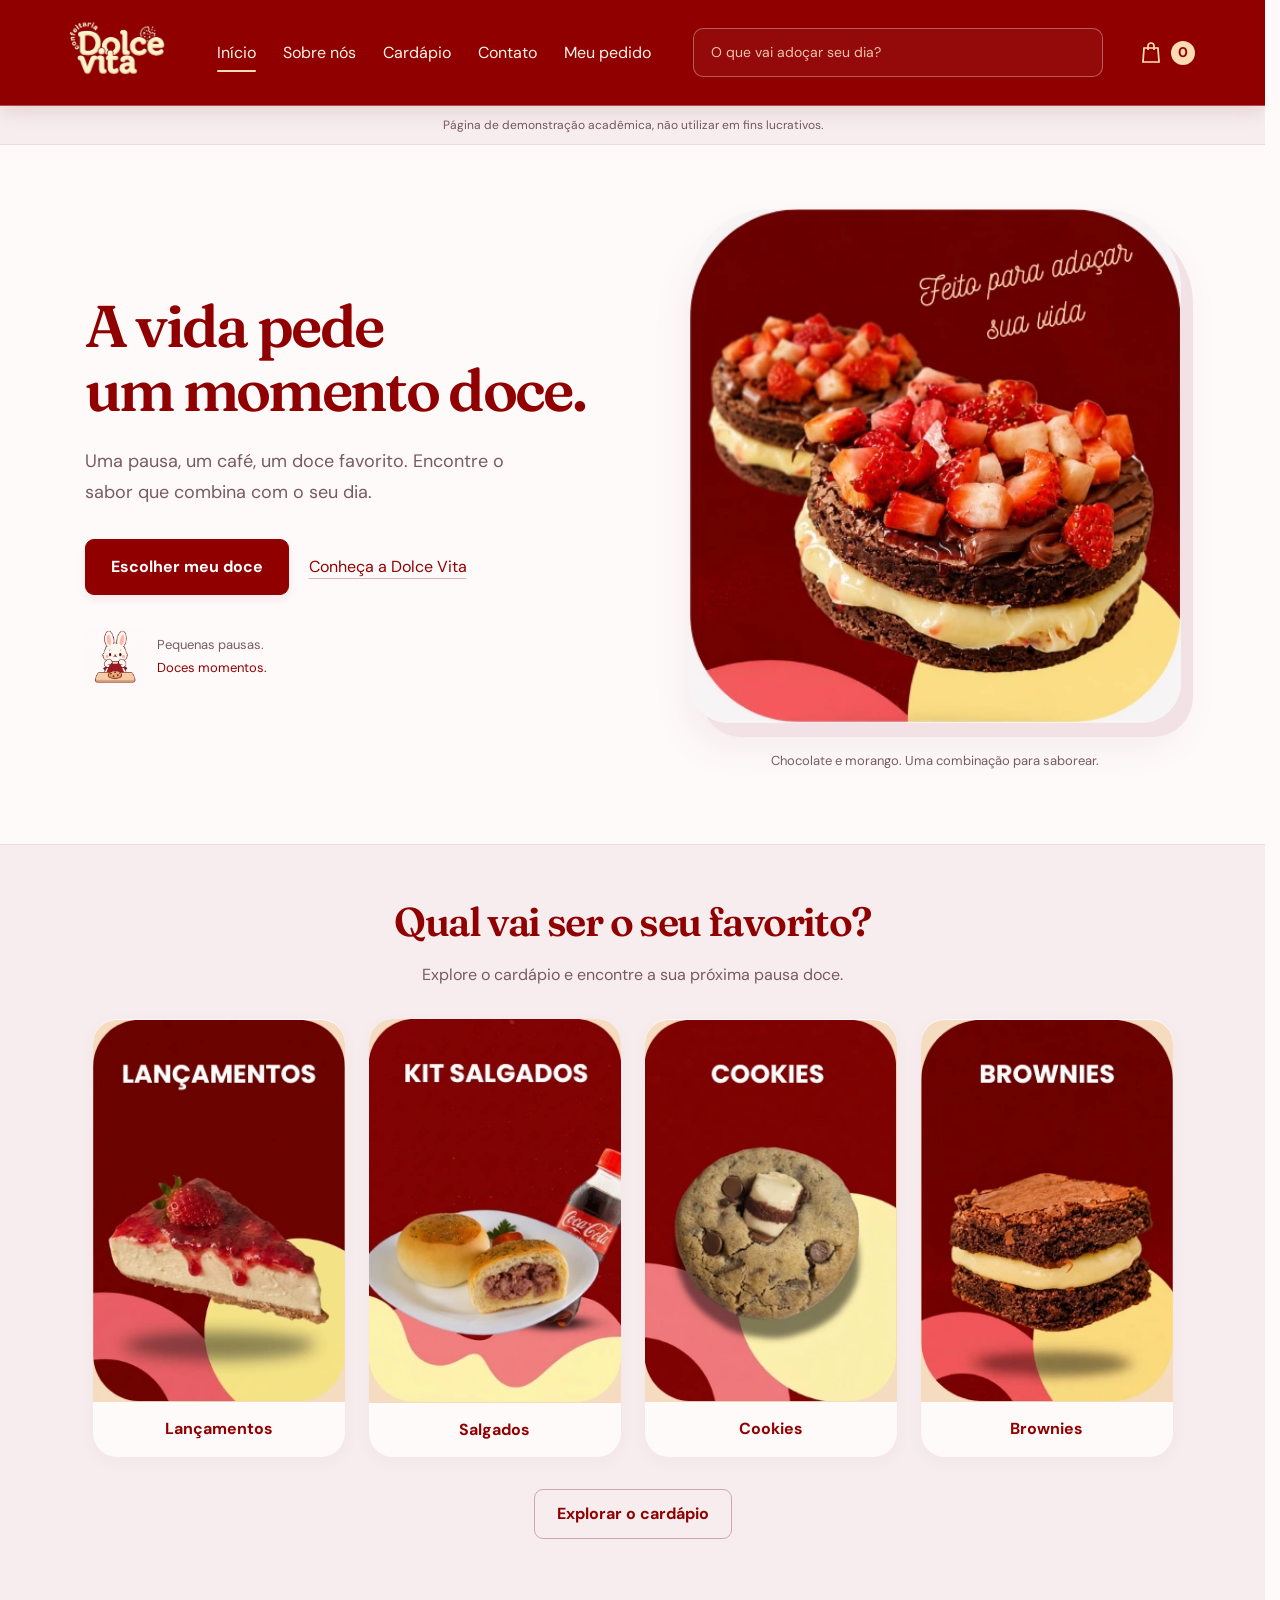
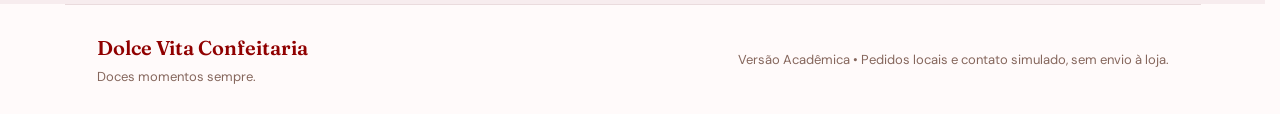
<file: index.html>
<!DOCTYPE html>
<html lang="pt-BR">
<head>
  <meta charset="UTF-8">
  <meta name="viewport" content="width=device-width, initial-scale=1">
  <meta name="theme-color" content="#900000">
  <meta name="description" content="Cardápio da Dolce Vita — projeto acadêmico com pedidos simulados.">
  <title>Dolce Vita | Confeitaria</title>
  <link rel="icon" href="./favicon.svg">
  <link rel="stylesheet" href="./css/estilo.css?v=6">
  <!-- Parte de JavaScript. -->
  <script src="./js/produtos.js?v=6" defer></script>
  <script src="./js/armazenamento.js?v=6" defer></script>
  <script src="./js/site.js?v=6" defer></script>
  <script src="./js/pedidos.js?v=6" defer></script>
</head>
<body>
  <!-- Abertura curta para dar tempo de carregar os elementos caso a internet esteja lenta -->
  <div id="abertura" class="abertura" role="status" aria-label="Carregando o site">
    <div class="abertura-conteudo">
      <picture>
        <source media="(prefers-reduced-motion: reduce)" srcset="./images/coelhinho-cookie.png?v=5">
        <img src="./images/coelhinho-cookie.gif?v=5" width="144" height="144" alt="" fetchpriority="high">
      </picture>
      <p>Carregando...</p>
    </div>
  </div>
  <noscript><style>.abertura { display:none; }</style></noscript>
  <script src="./js/abertura.js?v=6"></script>
  <a class="skip-link" href="#conteudo">Pular para o conteúdo</a>
  <header class="header">
    <div class="nav-wrap">
      <button class="brand" data-pagina="inicio" aria-label="Dolce Vita — início">
        <img src="./images/logo.webp" alt="Dolce Vita Confeitaria">
      </button>
      <nav aria-label="Navegação principal">
        <button data-pagina="inicio" class="current" aria-current="page">Início</button>
        <button data-pagina="sobre">Sobre nós</button>
        <button data-pagina="cardapio">Cardápio</button>
        <button data-pagina="contato">Contato</button>
        <button data-pagina="pedidos">Meu pedido</button>
      </nav>
      <label class="search">
        <input id="busca" type="search" aria-label="Buscar no cardápio" placeholder="O que vai adoçar seu dia?">
      </label>
      <button class="bag" data-sacola aria-label="Abrir sacola">
        <svg width="24" height="24" viewBox="0 0 24 24" fill="none" stroke="currentColor" stroke-width="1.7" aria-hidden="true"><path d="M5 7h14l1 14H4L5 7Z M9 9V5a3 3 0 0 1 6 0v4"/></svg>
        <span id="contador-sacola">0</span>
      </button>
    </div>
  </header>
  <div class="pages-demo-banner">
    <strong>Página de demonstração acadêmica, não utilizar em fins lucrativos.</strong>
  </div>

  <main id="conteudo" class="page-content" tabindex="-1">
    <section id="inicio" class="pagina">
      <div class="welcome">
        <div class="welcome-copy">
          <h1>A vida pede<br>um momento doce.</h1>
          <p>Uma pausa, um café, um doce favorito. Encontre o sabor que combina com o seu dia.</p>
          <div class="welcome-actions">
            <button class="primary" data-pagina="cardapio">Escolher meu doce</button>
            <button class="welcome-link" data-pagina="sobre">Conheça a Dolce Vita</button>
          </div>
          <div class="welcome-note">
            <img src="./images/coelhinho-cookie.png?v=5" width="60" height="60" alt="">
            <span>Pequenas pausas.<br><strong>Doces momentos.</strong></span>
          </div>
        </div>
        <figure class="welcome-picture">
          <img src="./images/sobre.webp" width="454" height="475" alt="Brownie com camadas de creme, chocolate e morangos frescos.">
          <figcaption>Chocolate e morango. Uma combinação para saborear.</figcaption>
        </figure>
      </div>
      <div id="descobrir" class="discover">
        <h2>Qual vai ser o seu favorito?</h2>
        <p>Explore o cardápio e encontre a sua próxima pausa doce.</p>
        <div id="atalhos-categorias"></div>
        <button class="discover-all" data-pagina="cardapio">Explorar o cardápio</button>
      </div>
    </section>

    <section id="cardapio" class="pagina" hidden>
      <div class="menu-heading">
        <h1>O seu momento doce.</h1>
        <p>Escolha seu favorito. A gente cuida do resto.</p>
      </div>
      <div class="category-wrap">
        <div id="categorias" class="category-list" role="group" aria-label="Categorias do cardápio"></div>
      </div>
      <section class="menu-section" aria-label="Produtos">
        <div class="menu-caption"><span id="titulo-categoria"></span><span id="quantidade-produtos"></span></div>
        <div id="lista-produtos" class="products"></div>
        <div id="busca-vazia" class="empty" hidden>
          <h2>Nenhum doce por aqui.</h2>
          <p>Tente outro nome ou escolha uma categoria.</p>
        </div>
      </section>
      <div class="menu-bottom"><button data-sacola>Ver minha sacola</button></div>
    </section>

    <section id="sobre" class="pagina" hidden>
      <div class="about">
        <div>
          <h1>Mais que doces,<br>momentos especiais.</h1>
          <p>A Dolce Vita nasceu do amor pela confeitaria e do desejo de transformar ingredientes em momentos especiais, para que você saboreie a doçura da vida em cada detalhe.</p>
          <button class="primary" data-pagina="cardapio">Conheça nosso cardápio</button>
          <div class="values">
            <div><span aria-hidden="true">♧</span><strong>Qualidade</strong></div>
            <div><span aria-hidden="true">♡</span><strong>Sabor</strong></div>
            <div><span aria-hidden="true">✧</span><strong>Experiência</strong></div>
          </div>
        </div>
        <img class="about-art" src="./images/sobre.webp" alt="Brownie com creme e morangos. Feito para adoçar sua vida.">
      </div>

    </section>

    <section id="contato" class="pagina contact" hidden>
      <h1>Fale com a gente</h1>
      <p class="contact-intro">Seu próximo doce momento começa com uma conversa.</p>
      <div class="contact-columns">
        <div class="contact-card">
          <h2>Entre em contato</h2>
          <dl>
            <dt>WhatsApp</dt><dd>Número em breve</dd>
            <dt>E-mail</dt><dd>Dolcevitaconfeitaria.bauru@gmail.com</dd>
            <dt>Instagram</dt><dd>@dolcevita.bauru</dd>
            <dt>Horário de atendimento</dt><dd>Segunda a Sábado<br>Horários: 08h até 22h.</dd>
          </dl>
          <p>Doces momentos sempre!</p>
        </div>
        <form id="formulario-contato" class="contact-form">
          <h2>Mande uma mensagem</h2>
          <label>Nome<input name="nome" required minlength="2" maxlength="100" placeholder="Seu nome"></label>
          <label>E-mail<input name="email" type="email" required maxlength="200" placeholder="Seu e-mail"></label>
          <label>Mensagem<textarea name="mensagem" required minlength="5" maxlength="2000" placeholder="Escreva sua mensagem aqui…"></textarea></label>
          <button class="primary">Simular envio</button>
          <p id="aviso-contato" role="status"></p>
        </form>
      </div>
    </section>

    <section id="pedidos" class="pagina tracking-page" hidden>
      <header><h1>Meu pedido</h1><p>Consulte a simulação feita neste mesmo navegador.</p></header>
      <div class="tracking-layout">
        <form id="formulario-consulta" class="tracking-form">
          <label>Código do pedido<input id="codigo-consulta" required maxlength="50" placeholder="Cole o código completo"></label>
          <label>Celular com DDD<input id="telefone-consulta" type="tel" required maxlength="24" placeholder="(14) 99999-9999"></label>
          <button class="primary">Consultar pedido</button>
          <p id="erro-consulta" class="error" role="status"></p>
        </form>
        <div id="resultado-pedido" class="tracking-result" aria-live="polite">
          <h2>Acompanhe sua simulação</h2><p>Use o código gerado ao finalizar e o celular informado no pedido.</p>
        </div>
      </div>
    </section>
  </main>

  <footer><div class="footer-brand"><span>Dolce Vita Confeitaria</span><small>Doces momentos sempre.</small></div><p>Versão Acadêmica • Pedidos locais e contato simulado, sem envio à loja.</p></footer>
  <div id="aviso-sacola" class="cart-notice" role="status"></div>
  <button id="sacola-celular" class="mobile-cart" data-sacola hidden></button>

  <!-- O dialog nativo cuida do foco, do fundo escuro e da tecla Esc na parte de pedidos, caso esteja no computador. -->
  <dialog id="detalhes" class="product-dialog" aria-labelledby="nome-produto">
    <button class="fechar-dialogo" data-fechar="detalhes" aria-label="Fechar detalhes">×</button>
    <img id="foto-produto" alt="">
    <div class="detail-copy">
      <span id="categoria-produto" class="detail-category"></span>
      <h2 id="nome-produto" class="detail-title"></h2>
      <p id="descricao-produto" class="detail-description"></p>
      <strong id="preco-produto" class="detail-price"></strong>
      <p class="product-info">Confira o volume no nome das bebidas. Peso, porção e informações sobre ingredientes e alergênicos dos alimentos ainda não foram cadastrados.</p>
      <label class="detail-quantity">Quantidade <span class="quantity"><select id="quantidade-detalhes"></select></span></label>
      <button id="adicionar-detalhes" class="primary">Adicionar à sacola</button>
    </div>
  </dialog>

  <dialog id="sacola" class="cart-panel" aria-labelledby="titulo-sacola">
    <button class="fechar-dialogo" data-fechar="sacola" aria-label="Fechar sacola">×</button>
    <h2 id="titulo-sacola" class="cart-title">Sua sacola</h2>
    <p class="demo-note">Simulação local. Não há envio à loja ou cobrança real.</p>
    <ol id="etapas" class="checkout-steps"><li data-etapa="itens"><span>1</span>Sacola</li><li data-etapa="dados"><span>2</span>Dados</li><li data-etapa="revisao"><span>3</span>Revisão</li></ol>

    <section id="etapa-itens">
      <div id="itens-sacola" class="cart-items"></div>
      <div class="total"><span>Total</span><strong id="total-sacola"></strong></div>
      <button id="continuar-pedido" class="primary">Continuar pedido</button>
      <button id="continuar-comprando" class="text-button">Continuar escolhendo</button>
    </section>

    <section id="etapa-dados" hidden>
      <button class="back" data-voltar="itens">← Voltar à sacola</button>
      <div class="demo-fill"><p>Use dados fictícios para apresentar.</p><button id="preencher-exemplo" class="secondary-button">Preencher exemplo</button></div>
      <form id="formulario-pedido" class="checkout">
        <label>Nome<input name="nome" required minlength="2" maxlength="100" autocomplete="off"></label>
        <label>Celular com DDD<input name="telefone" type="tel" required maxlength="24" autocomplete="off"></label>
        <fieldset><legend>Como deseja receber?</legend>
          <label><input name="recebimento" type="radio" value="retirada" checked>Retirada</label>
          <label><input name="recebimento" type="radio" value="entrega">Entrega</label>
        </fieldset>
        <label id="campo-endereco" hidden>Endereço<input name="endereco" minlength="10" maxlength="500" autocomplete="off"></label>
        <label>Observações<textarea name="observacoes" maxlength="1000"></textarea></label>
        <p id="erro-dados" class="error" role="status"></p>
        <button class="primary">Revisar pedido</button>
      </form>
    </section>

    <section id="etapa-revisao" class="order-review" hidden>
      <button class="back" data-voltar="dados">← Corrigir dados</button>
      <div id="resumo-cliente" class="review-customer"></div>
      <ul id="resumo-itens" class="order-lines"></ul>
      <div class="total"><span>Total</span><strong id="total-revisao"></strong></div>
      <p class="demo-note">Retirada e entrega são demonstrativas. Nenhum pagamento será solicitado.</p>
      <p id="erro-pedido" class="error" role="status"></p>
      <button id="confirmar-pedido" class="primary">Confirmar simulação</button>
    </section>

    <section id="etapa-sucesso" class="success" hidden>
      <img class="mascot-success" src="./images/coelhinho-cookie.png?v=5" width="120" height="120" alt="Coelhinho da Dolce Vita com seu cookie">
      <span class="success-label">Tudo certo por aqui ✓</span>
      <h2>Simulação registrada!</h2>
      <p>Guarde o código e consulte neste mesmo navegador.</p>
      <code id="codigo-gerado" class="receipt-code"></code>
      <strong id="total-confirmado"></strong>
      <button id="copiar-codigo" class="secondary-button">Copiar código</button>
      <p id="aviso-copia" role="status"></p>
      <button id="acompanhar-pedido" class="primary">Consultar meu pedido</button>
    </section>
  </dialog>
</body>
</html>
</file>
<file: css/estilo.css>
/* Visual da doceria: fontes, cores, componentes e ajustes para celular. */
@font-face {
  font-family:'DM Sans';
  font-style:normal;
  font-weight:400;
  font-display:swap;
  src:url('../fonts/dm-sans-regular.ttf') format('truetype')
}

@font-face {
  font-family:'DM Sans';
  font-style:normal;
  font-weight:700;
  font-display:swap;
  src:url('../fonts/dm-sans-bold.ttf') format('truetype')
}

@font-face {
  font-family:'Fraunces';
  font-style:normal;
  font-weight:600;
  font-display:swap;
  src:url('../fonts/fraunces-semibold.ttf') format('truetype')
}

:root {
  --cherry:#900000;
  --cream:#fffafa;
  --peach:#ffdbb3;
  --rose:#f17c80;
  --cocoa:#482b30;
  --line:#eadbdd;
  --ease:cubic-bezier(.22,1,.36,1)
}

* {
  box-sizing:border-box
}

html {
  scrollbar-gutter:stable
}

body {
  margin:0;
  background:var(--cream);
  color:var(--cherry);
  font-family:'DM Sans',sans-serif;
  font-size:1rem;
  line-height:1.5
}

button,input,textarea {
  font:inherit
}

button {
  cursor:pointer;
  touch-action:manipulation
}

button:disabled {
  cursor:not-allowed;
  opacity:.55
}

button,a,input,textarea {
  outline-offset:4px
}

button:focus-visible,a:focus-visible {
  outline:3px solid #b94c3e
}

button {
  transition:background .2s,color .2s,border-color .2s,box-shadow .2s,transform .2s var(--ease)
}

button:active:not(:disabled) {
  transform:scale(.98)
}

h1,h2,p {
  margin-top:0
}

h1,h2 {
  font-family:'Fraunces',Georgia,serif;
  font-weight:600;
  line-height:1.15
}

input,textarea {
  transition:border-color .2s,box-shadow .2s
}

input:focus-visible,textarea:focus-visible {
  outline:none;
  border-color:#ae4b35;
  box-shadow:0 0 0 3px #90000015
}

button svg {
  flex-shrink:0
}

.header {
  background:var(--cherry);
  color:#fff3e8;
  position:relative;
  z-index:10;
  border-bottom:1px solid #b34a42
}

.nav-wrap {
  max-width:1200px;
  min-height:100px;
  padding:12px 32px;
  margin:auto;
  display:flex;
  align-items:center;
  gap:30px
}

.brand {
  padding:0;
  background:none;
  border:0;
  flex-shrink:0
}

.brand img {
  width:110px;
  height:74px;
  object-fit:contain
}

.header nav {
  display:flex;
  align-items:center;
  gap:3px;
  white-space:nowrap
}

.header nav button {
  position:relative;
  border:0;
  background:transparent;
  padding:10px 12px;
  color:inherit;
  font-size:1rem;
  border-radius:10px
}

.header nav button:hover {
  background:#ffffff0d;
  color:#fff9f2
}

.header nav button:after {
  content:'';
  position:absolute;
  left:12px;
  right:12px;
  bottom:3px;
  height:2px;
  background:var(--peach);
  border-radius:6px;
  transform:scaleX(0);
  transform-origin:center;
  transition:transform .3s var(--ease)
}

.header nav .current:after {
  transform:scaleX(1)
}

.search {
  display:flex;
  flex:1;
  min-width:100px;
  align-items:center;
  border:1px solid #ffffff55;
  border-radius:10px;
  padding:12px 15px;
  color:#fff3e8;
  background:#ffffff0a;
  transition:background .2s,border-color .2s
}

.search:focus-within {
  background:#6c0000;
  border-color:var(--peach)
}

.search input {
  width:100%;
  min-width:0;
  background:transparent;
  border:0;
  outline:none;
  color:white;
  font-size:.875rem
}

.search input:focus-visible {
  box-shadow:none
}

.search input::placeholder {
  color:#efc3ae
}

.bag {
  display:flex;
  align-items:center;
  gap:8px;
  background:transparent;
  border:0;
  color:#ffe2bc;
  min-height:44px
}

.bag span {
  background:var(--peach);
  color:var(--cherry);
  min-width:24px;
  height:24px;
  border-radius:50%;
  display:grid;
  place-items:center;
  font-size:.875rem;
  font-weight:700
}

.bag-count {
  animation:count-pop .26s var(--ease)
}

.page-content {
  min-height:calc(100svh - 220px);
  view-transition-name:page-content
}

.menu-heading {
  text-align:center;
  padding:52px 24px 34px
}

.menu-heading h1 {
  font-size:clamp(2.4rem,4.5vw,3.75rem);
  letter-spacing:-.045em;
  margin:0 0 14px;
  line-height:1.12
}

.menu-heading p {
  font-size:1rem;
  color:#785b61;
  margin:0
}

.category-wrap {
  max-width:1000px;
  margin:auto;
  border-bottom:1px solid var(--line);
  padding-bottom:22px
}

.category-list {
  display:flex;
  width:fit-content;
  max-width:100%;
  margin:0 auto;
  padding:4px;
  gap:8px;
  justify-content:center
}

.category-list button {
  font-size:.9375rem;
  font-weight:700;
  color:#745258;
  background:transparent;
  flex:0 0 auto;
  line-height:1.4;
  border:1px solid transparent;
  border-radius:8px;
  padding:12px 25px;
  transition:background .2s,color .2s
}

.category-list button:hover {
  background:#f6e8eb;
  color:var(--cherry)
}

.category-list button[data-state=active] {
  background:var(--cherry);
  color:#fff1de;
  box-shadow:0 2px 5px #90000017
}

.category-list button:after {
  display:none
}

.menu-section {
  max-width:1064px;
  margin:auto;
  padding:28px 32px 32px
}

.menu-caption {
  display:flex;
  align-items:baseline;
  justify-content:space-between;
  gap:12px;
  margin:0 0 24px;
  color:#785b61;
  font-size:.875rem
}

.menu-caption span:first-child {
  font-family:'Fraunces',Georgia,serif;
  font-size:1.8rem;
  color:var(--cherry)
}

.products {
  display:grid;
  grid-template-columns:repeat(3,minmax(0,1fr));
  gap:30px
}

.product {
  min-width:0;
  padding:10px 10px 0;
  border-radius:46px 46px 18px 18px;
  background:#fff;
  box-shadow:0 8px 24px #62282f08;
  border:1px solid var(--line)
}

.product-art {
  display:block;
  width:100%;
  height:auto;
  border-radius:36px;
  background:#900000
}

.product-accessible {
  position:absolute;
  width:1px;
  height:1px;
  overflow:hidden;
  clip-path:inset(50%)
}

.product-action {
  display:flex;
  flex-direction:column;
  gap:12px;
  padding:14px 4px 16px
}

.add {
  display:flex;
  align-items:center;
  justify-content:center;
  gap:8px;
  border:1px solid var(--cherry);
  border-radius:9px;
  padding:12px;
  background:var(--cherry);
  width:100%;
  min-height:46px;
  color:#fff;
  font-size:.9375rem;
  font-weight:700
}

.add:hover {
  background:#6e0000;
  border-color:#6e0000;
  color:#fff
}

.add:disabled {
  background:#f4e8db;
  color:#805e54
}

.menu-bottom {
  display:flex;
  align-items:center;
  justify-content:center;
  max-width:1000px;
  margin:0 auto 48px;
  padding:0;
  font-size:.875rem
}

.menu-bottom svg {
  color:#b34949
}

.menu-bottom button {
  border:1px solid #d6b7bc;
  border-radius:9px;
  background:transparent;
  padding:12px 22px;
  color:var(--cherry);
  font-weight:700
}

.menu-bottom button:hover {
  background:#f6e8eb
}

.about {
  max-width:1160px;
  margin:auto;
  padding:72px 32px 80px;
  display:grid;
  grid-template-columns:1.1fr 1fr;
  gap:64px;
  align-items:center
}

.about h1 {
  font-size:clamp(2.5rem,4.1vw,3.5rem);
  line-height:1.14;
  letter-spacing:-.04em;
  margin:0 0 24px
}

.about p {
  max-width:470px;
  color:#694b40;
  font-weight:400;
  font-size:1.125rem;
  line-height:1.75;
  margin-bottom:25px
}

.about-art {
  width:100%;
  border-radius:50px;
  max-width:420px;
  box-shadow:12px 14px 0 #f2e1e5;
  justify-self:end
}

.values {
  display:flex;
  margin-top:44px;
  gap:14px
}

.values>div {
  flex:1;
  display:flex;
  align-items:center;
  gap:10px;
  flex-direction:column
}

.values span {
  background:#f7ecee;
  color:var(--cherry);
  border-radius:50%;
  width:70px;
  height:70px;
  display:grid;
  place-items:center
}

.values span svg {
  width:34px;
  height:34px
}

.values strong {
  font-size:.9375rem;
  font-weight:700
}

.discover {
  background:#f7ecee;
  padding:54px max(26px,calc((100vw - 1160px)/2)) 65px
}

.discover h2 {
  text-align:center;
  font-size:2.5rem;
  letter-spacing:-.04em;
  margin-bottom:36px
}

.discover>div {
  display:grid;
  grid-template-columns:repeat(4,1fr);
  gap:30px
}

.discover img {
  width:100%;
  border-radius:38px
}

.discover button {
  border:0;
  padding:0;
  background:none;
  border-radius:38px
}

.discover button:hover {
  box-shadow:0 10px 25px #90000020;
  transform:translateY(-3px)
}

.contact {
  max-width:1100px;
  margin:auto;
  padding:38px 24px 64px
}

.contact h1 {
  text-align:center;
  font-size:2.75rem;
  letter-spacing:-.04em;
  margin-bottom:36px
}

.contact-columns {
  display:grid;
  grid-template-columns:.95fr 1.1fr;
  gap:28px
}

.contact-card,.contact-form {
  background:#fff;
  border:1px solid var(--line)
}

.contact h2 {
  font-size:1.875rem;
  text-align:left;
  margin-bottom:25px
}

.contact-card {
  background:#900000;
  color:#ffdbb3
}

.contact-card dt {
  margin-top:21px;
  font-size:.875rem;
  color:#edb695
}

.contact-card dd {
  margin:5px 0 0;
  font-size:1rem;
  overflow-wrap:anywhere;
  line-height:1.6
}

.contact-card>p {
  font-family:'Fraunces',Georgia,serif;
  font-size:1.75rem;
  margin:34px 0 0;
  color:#fff0d6
}

.contact-form {
  background:#f6e9d9;
  border:1px solid #f0dcc4
}

.contact-form label,.checkout>label {
  display:flex;
  flex-direction:column;
  font-weight:700;
  font-size:.9375rem;
  gap:7px;
  margin-bottom:15px
}

.contact-form input,.contact-form textarea,.checkout input:not([type=radio]),.checkout textarea {
  background:#fff;
  border:1px solid #ddc8cd;
  border-radius:12px;
  padding:12px 14px;
  color:var(--cocoa);
  width:100%;
  font-weight:400;
  font-size:1rem
}

.contact-form input::placeholder,.contact-form textarea::placeholder,.checkout input::placeholder,.checkout textarea::placeholder {
  color:#927668
}

.contact-form textarea {
  height:105px;
  resize:vertical
}

.primary {
  border:1px solid var(--cherry);
  background:var(--cherry);
  color:#fff;
  border-radius:9px;
  padding:13px 23px;
  font-weight:700;
  display:inline-flex;
  justify-content:center;
  align-items:center;
  gap:9px;
  min-height:48px
}

.primary:hover {
  background:#ae1717;
  border-color:#ae1717;
  box-shadow:0 4px 14px #90000018
}

.contact-form .primary,.checkout .primary {
  width:100%
}

.contact-form [role=status] {
  font-size:.875rem;
  margin:12px 0 0
}

.contact-form [role=status]:empty {
  display:none
}

footer {
  max-width:1200px;
  border-top:1px solid var(--line);
  padding:24px 26px;
  margin:auto;
  display:flex;
  align-items:center;
  justify-content:space-between;
  gap:20px;
  color:#85665c;
  font-size:.8125rem
}

footer p {
  margin:0
}

footer>span:first-child {
  font-family:'Fraunces',Georgia,serif;
  color:var(--cherry);
  font-size:1.125rem;
  white-space:nowrap
}

.cart-panel {
  width:100%;
  max-width:480px;
  padding:32px 26px;
  overflow-y:auto;
  background:var(--cream);
  gap:16px;
  border-left:1px solid var(--line)
}

.cart-title {
  font-family:'Fraunces',Georgia,serif;
  font-size:2rem;
  font-weight:600;
  color:var(--cherry)
}

.cart-items {
  display:flex;
  flex-direction:column;
  gap:20px;
  margin:15px 0
}

.cart-row {
  display:flex;
  gap:14px;
  align-items:center
}

.cart-row img {
  width:65px;
  height:90px;
  object-fit:cover;
  border-radius:12px
}

.cart-row>div {
  display:flex;
  flex-direction:column;
  gap:6px;
  flex:1;
  min-width:0
}

.cart-row strong {
  font-size:1rem
}

.cart-row>div>span {
  font-size:.875rem;
  color:#856056
}

.cart-row>b {
  font-size:.9375rem;
  white-space:nowrap;
  font-variant-numeric:tabular-nums
}

.quantity {
  display:flex;
  gap:12px;
  align-items:center
}

.quantity button {
  border:1px solid #dec5b2;
  border-radius:9px;
  width:32px;
  height:32px;
  background:#f4e6d7;
  display:grid;
  place-items:center
}

.quantity button:hover {
  background:#ead2bc
}

.total {
  display:flex;
  justify-content:space-between;
  align-items:center;
  border-top:1px solid #dac6b8;
  padding-top:20px;
  font-size:1rem
}

.total strong {
  font-size:1.5rem;
  font-variant-numeric:tabular-nums
}

.demo-note {
  font-size:.875rem;
  line-height:1.6;
  color:#7e6154;
  background:#f7ecee;
  border-radius:12px;
  padding:12px
}

.checkout fieldset {
  border:1px solid #dec9b8;
  padding:14px;
  border-radius:12px;
  margin:15px 0
}

.checkout fieldset label {
  display:inline-flex;
  gap:8px;
  margin-right:20px;
  font-weight:400
}

.checkout input[type=radio] {
  accent-color:var(--cherry)
}

.checkout textarea {
  min-height:80px
}

.back {
  display:flex;
  gap:8px;
  align-items:center;
  background:none;
  border:0;
  margin-bottom:22px;
  font-size:.9375rem
}

.error {
  color:#a40000;
  font-size:.875rem
}

.empty {
  padding:45px 15px;
  text-align:center;
  display:flex;
  flex-direction:column;
  align-items:center;
  gap:18px
}

.empty h2 {
  font-size:1.875rem;
  margin:0
}

.empty p {
  color:#876255
}

.success {
  display:flex;
  flex-direction:column;
  text-align:center;
  align-items:center;
  gap:18px;
  padding:40px 0
}

.success h2 {
  font-size:2rem;
  margin:0
}

.success p {
  color:#795d50;
  line-height:1.6;
  margin:0
}

.success strong {
  font-size:1.875rem
}

.success code {
  font-size:.875rem;
  overflow-wrap:anywhere;
  max-width:100%;
  background:#f2e0ce;
  padding:10px;
  border-radius:10px
}

.check {
  background:#e6edda;
  padding:20px;
  border-radius:50%;
  color:#507035
}

.cart-notice {
  position:fixed;
  bottom:24px;
  left:50%;
  transform:translate(-50%,12px);
  opacity:0;
  pointer-events:none;
  z-index:40;
  display:flex;
  align-items:center;
  gap:12px;
  max-width:calc(100vw - 32px);
  width:max-content;
  padding:14px 18px;
  border-radius:18px;
  color:#fff6e8;
  background:#730000;
  box-shadow:0 8px 28px #37000025;
  font-size:.875rem;
  transition:opacity .2s,transform .25s var(--ease)
}

.cart-notice.visible {
  opacity:1;
  transform:translate(-50%,0);
  pointer-events:auto
}

.cart-notice button {
  border:0;
  background:#ffdbb3;
  border-radius:9px;
  color:#900000;
  padding:7px 10px;
  white-space:nowrap;
  font-weight:700
}

.cart-notice>svg {
  flex-shrink:0
}

::view-transition-old(root),::view-transition-new(root) {
  animation:none;
  mix-blend-mode:normal
}

::view-transition-group(page-content) {
  animation-duration:300ms;
  animation-timing-function:var(--ease)
}

::view-transition-old(page-content) {
  animation:content-out 120ms ease-out both
}

::view-transition-new(page-content) {
  animation:content-in 300ms var(--ease) both
}

::view-transition {
  pointer-events:none
}

@keyframes content-out {
  to {
    opacity:0
  }
}

@keyframes content-in {
  from {
    opacity:0;
    transform:translateY(6px)
  }
  to {
    opacity:1;
    transform:translateY(0)
  }
}

@keyframes count-pop {
  0% {
    transform:scale(.88)
  }
  60% {
    transform:scale(1.12)
  }
  100% {
    transform:scale(1)
  }
}

@media(min-width:1450px) {
  .menu-heading {
    padding-top:40px
  }
  .menu-section {
    padding-top:24px
  }
}

@media(max-width:1100px) {
  .nav-wrap {
    gap:14px
  }
  .header nav button {
    padding:10px 8px;
    font-size:.9375rem
  }
  .search input::placeholder {
    color:#efc3ae
  }
  .products {
    gap:30px
  }
  .category-wrap {
    margin-inline:24px
  }
  .category-list button {
    padding:12px 22px
  }
  .about {
    gap:35px
  }
  .about h1 {
    font-size:2.75rem
  }
  .about p {
    font-size:1rem
  }
  .menu-bottom {
    margin-inline:24px
  }
  footer {
    flex-wrap:wrap
  }
  .contact-card,.contact-form {
    padding:28px 23px
  }
}

@media(max-width:700px) {
  .nav-wrap {
    flex-wrap:wrap;
    padding:9px 16px 13px;
    gap:10px;
    min-height:0
  }
  .brand img {
    width:80px;
    height:54px
  }
  .header nav {
    order:4;
    width:100%;
    justify-content:center;
    margin-top:3px;
    gap:0
  }
  .header nav button {
    font-size:.875rem;
    padding:8px 10px
  }
  .header nav button:after {
    left:10px;
    right:10px
  }
  .search {
    margin-left:auto;
    flex:0 1 calc(100% - 150px);
    padding:10px 12px
  }
  .search input {
    font-size:.875rem
  }
  .search input::placeholder {
    color:#f3c3b3
  }
  .bag {
    padding:0
  }
  .bag span {
    min-width:22px;
    height:22px
  }
  .menu-heading {
    padding:27px 18px 20px
  }
  .menu-heading h1 {
    font-size:2.25rem
  }
  .menu-heading p {
    font-size:.875rem
  }
  .category-wrap {
    margin-inline:0;
    padding:0 16px 16px;
    overflow:hidden
  }
  .category-list {
    gap:4px;
    justify-content:flex-start;
    overflow-x:auto;
    width:100%;
    border-radius:20px;
    scrollbar-width:none
  }
  .category-list::-webkit-scrollbar {
    display:none
  }
  .category-list button {
    font-size:.875rem;
    flex:none;
    padding:12px 18px
  }
  .menu-section {
    padding:18px 16px 25px
  }
  .menu-caption {
    font-size:.8125rem;
    margin-bottom:18px
  }
  .menu-caption span:first-child {
    font-size:1.4rem
  }
  .products {
    grid-template-columns:repeat(2,minmax(0,1fr));
    gap:22px 14px
  }
  .product {
    padding:4px 4px 0;
    border-radius:29px 29px 19px 19px
  }
  .product-art {
    border-radius:25px
  }
  .product-action {
    padding:9px 3px 10px
  }
  .add {
    font-size:.875rem;
    padding:9px 5px;
    gap:5px;
    line-height:1.3;
    border-radius:12px;
    min-height:44px
  }
  .add svg {
    width:16px
  }
  .menu-bottom {
    font-size:.8125rem;
    gap:6px;
    flex-wrap:wrap;
    margin:0 18px 24px;
    padding:8px 0
  }
  .menu-bottom button {
    font-size:.875rem;
    padding:9px 12px
  }
  .about {
    grid-template-columns:1fr;
    padding:32px 22px 50px;
    gap:40px
  }
  .about h1 {
    font-size:2.5rem
  }
  .about p {
    font-size:1rem;
    line-height:1.75
  }
  .about-art {
    max-width:400px;
    justify-self:center;
    border-radius:70px;
    grid-row:2;
    box-shadow:7px 9px 0 #f3dec5
  }
  .values {
    margin-top:30px
  }
  .values strong {
    font-size:.9375rem
  }
  .values span {
    width:64px;
    height:64px
  }
  .discover {
    padding:35px 20px 45px
  }
  .discover h2 {
    font-size:2rem;
    margin-bottom:27px
  }
  .discover>div {
    grid-template-columns:1fr 1fr;
    gap:20px
  }
  .discover img,.discover button {
    border-radius:28px
  }
  .contact {
    padding:30px 18px 38px
  }
  .contact h1 {
    font-size:2.25rem;
    margin-bottom:28px
  }
  .contact-columns {
    grid-template-columns:1fr;
    gap:24px
  }
  .contact h2 {
    font-size:1.75rem
  }
  .contact-card,.contact-form {
    border-radius:24px;
    padding:25px
  }
  .contact-card dd {
    font-size:1rem
  }
  footer {
    display:block;
    font-size:.8125rem;
    line-height:1.6;
    padding:20px
  }
  footer p {
    margin:10px 0
  }
  .cart-panel {
    padding:30px 20px
  }
  .cart-row>b {
    font-size:.875rem
  }
  .cart-notice {
    bottom:16px;
    padding:12px;
    gap:8px;
    font-size:.8125rem
  }
  .cart-notice span {
    max-width:210px
  }
  .cart-notice button {
    font-size:.8125rem
  }
}

@media(max-width:380px) {
  .header nav button {
    padding-inline:8px
  }
  .menu-heading h1 {
    font-size:2rem
  }
  .products {
    gap:18px 10px
  }
  .add {
    font-size:.875rem
  }
  .add svg {
    display:none
  }
  .cart-row {
    gap:9px
  }
  .cart-row img {
    width:53px;
    height:73px
  }
  .cart-notice>svg {
    display:none
  }
}

@media(prefers-reduced-motion:reduce) {
  *,*::before,*::after {
    scroll-behavior:auto;
    transition:none!important;
    animation:none!important
  }
  ::view-transition-group(*),::view-transition-old(*),::view-transition-new(*) {
    animation:none!important
  }
}

/* Product selection and ordering */
.skip-link {
  position:fixed;
  left:16px;
  top:-80px;
  z-index:100;
  background:#fff9f2;
  color:#900000;
  border:2px solid #900000;
  border-radius:12px;
  padding:12px 18px
}

.skip-link:focus {
  top:16px
}

.page-content:focus {
  outline:none
}

.product-image-button {
  display:block;
  width:100%;
  padding:0;
  border:0;
  background:none;
  border-radius:36px;
  overflow:hidden
}

.product-image-button:focus-visible {
  outline-offset:2px
}

.product-image-button .product-art {
  transition:filter .2s
}

.product-image-button:hover .product-art {
  filter:brightness(1.04)
}

.details-button {
  display:block;
  border:0;
  background:none;
  color:#75535a;
  text-decoration:underline;
  text-decoration-color:#d6b7bc;
  text-underline-offset:5px;
  font-size:.875rem;
  padding:5px 10px;
  margin:auto
}

.product-dialog {
  max-width:730px;
  grid-template-columns:minmax(180px,.9fr) minmax(0,1.1fr);
  gap:30px;
  border-radius:30px;
  padding:28px;
  max-height:90svh;
  overflow:auto;
  border-color:var(--line)
}

.product-dialog>img {
  width:100%;
  height:auto;
  border-radius:32px;
  align-self:center
}

.detail-copy {
  display:flex;
  flex-direction:column;
  gap:17px;
  padding:15px 0
}

.detail-category {
  color:#886653;
  font-size:.875rem
}

.detail-title {
  font-family:'Fraunces',Georgia,serif;
  font-size:2rem;
  line-height:1.12;
  font-weight:600
}

.detail-description {
  font-size:1rem;
  line-height:1.65;
  color:#705247
}

.detail-price {
  font-size:1.6rem;
  font-variant-numeric:tabular-nums
}

.product-info {
  font-size:.875rem;
  line-height:1.65;
  color:#896a58;
  margin:0
}

.detail-quantity {
  display:flex;
  align-items:center;
  justify-content:space-between;
  gap:15px
}

.detail-copy .primary {
  width:100%
}

.quantity output {
  font-variant-numeric:tabular-nums;
  min-width:1.2em;
  text-align:center
}

.secondary-button,.text-button {
  display:inline-flex;
  align-items:center;
  justify-content:center;
  gap:8px;
  color:#900000;
  cursor:pointer;
  font-size:.9375rem
}

.secondary-button {
  background:#f7ecee;
  border:1px solid #d9b99e;
  padding:10px 16px;
  border-radius:12px
}

.text-button {
  border:0;
  background:none;
  padding:8px 0;
  text-decoration:underline;
  text-underline-offset:4px
}

.checkout-steps {
  display:flex;
  list-style:none;
  padding:0;
  margin:8px 0 15px;
  gap:8px;
  border-bottom:1px solid var(--line);
  padding-bottom:18px
}

.checkout-steps li {
  display:flex;
  align-items:center;
  gap:6px;
  flex:1;
  color:#997e69;
  font-size:.875rem
}

.checkout-steps li>span {
  width:25px;
  height:25px;
  border-radius:50%;
  display:grid;
  place-items:center;
  background:#f0e2d2;
  color:#805e54;
  font-size:.8125rem
}

.checkout-steps li[aria-current=step] {
  color:#900000;
  font-weight:700
}

.checkout-steps li[aria-current=step]>span {
  background:#900000;
  color:#ffdbb3
}

.quantity .remove-item {
  background:transparent;
  border:0;
  margin-left:2px;
  color:#977765
}

.quantity .remove-item:hover {
  background:#f4dddd;
  color:#900000
}

.delivery-options {
  display:flex;
  gap:12px;
  flex-wrap:wrap
}

.checkout .delivery-options label {
  margin:0;
  gap:7px;
  display:flex;
  align-items:center
}

.order-review {
  display:flex;
  flex-direction:column;
  gap:17px
}

.order-review .back {
  margin:0
}

.review-customer {
  background:#f7ecee;
  padding:18px;
  border-radius:15px;
  overflow-wrap:anywhere
}

.review-customer h3 {
  font-size:.875rem;
  margin:0 0 10px;
  font-weight:700
}

.review-customer p {
  font-size:.9375rem;
  margin:5px 0 0;
  white-space:pre-wrap;
  color:#79594a
}

.review-totals {
  margin:0;
  display:flex;
  flex-direction:column;
  gap:12px
}

.review-totals>div {
  display:flex;
  justify-content:space-between;
  align-items:center;
  font-size:.9375rem
}

.review-totals dd {
  margin:0
}

.order-lines {
  list-style:none;
  margin:0;
  padding:0;
  display:flex;
  flex-direction:column;
  gap:15px
}

.order-lines li {
  display:flex;
  justify-content:space-between;
  gap:20px;
  align-items:start;
  font-size:.9375rem;
  line-height:1.6
}

.order-lines li strong {
  white-space:nowrap;
  font-variant-numeric:tabular-nums
}

.success .receipt-code {
  user-select:all;
  cursor:text
}

.success>[role=status] {
  font-size:.875rem
}

.success>[role=status]:empty {
  display:none
}

.tracking-page {
  max-width:1100px;
  margin:auto;
  padding:40px 24px 64px
}

.tracking-page>header {
  text-align:center;
  margin-bottom:34px
}

.tracking-page h1 {
  font-size:2.75rem;
  letter-spacing:-.04em;
  margin-bottom:14px
}

.tracking-page>header p {
  color:#896653
}

.tracking-layout {
  display:grid;
  grid-template-columns:1fr 1.35fr;
  gap:30px;
  align-items:start
}

.tracking-form {
  background:#f7ecee;
  border:1px solid var(--line);
  border-radius:18px;
  padding:28px;
  display:flex;
  flex-direction:column;
  gap:20px
}

.tracking-form label {
  display:flex;
  flex-direction:column;
  gap:8px;
  font-size:.9375rem;
  font-weight:700
}

.tracking-form input {
  background:#fff;
  border:1px solid #ddc8cd;
  border-radius:12px;
  padding:12px 14px;
  color:var(--cocoa);
  width:100%;
  font-weight:400;
  font-size:1rem
}

.tracking-result {
  border:1px solid var(--line);
  padding:32px;
  border-radius:18px;
  background:#fff;
  min-width:0
}

.tracking-status {
  display:flex;
  align-items:center;
  gap:13px;
  margin-bottom:16px
}

.tracking-status>div {
  flex:1
}

.tracking-status span {
  font-size:.875rem;
  color:#896653
}

.tracking-status h2 {
  font-size:1.9rem;
  margin:5px 0 0
}

.icon-button {
  border:1px solid var(--line);
  border-radius:12px;
  width:42px;
  height:42px;
  display:grid;
  place-items:center;
  background:#fff9f2
}

.order-date {
  font-size:.875rem;
  color:#896653;
  line-height:1.6
}

.tracking-result .total {
  margin-top:24px
}

.tracking-result .demo-note {
  margin:25px 0 0
}

.tracking-form .error {
  margin:0
}

.mobile-cart {
  display:none
}

.search {
  position:relative
}

.cart-panel .success {
  padding-top:24px
}

.cart-panel .error {
  line-height:1.65
}

@media(max-width:700px) {
  .product-image-button {
    border-radius:25px
  }
  .product-dialog {
    grid-template-columns:1fr;
    padding:24px;
    gap:16px;
    max-width:calc(100% - 30px)
  }
  .product-dialog>img {
    width:150px;
    justify-self:center;
    border-radius:23px
  }
  .detail-copy {
    gap:13px;
    padding:0
  }
  .detail-title {
    font-size:1.75rem
  }
  .detail-price {
    font-size:1.4rem
  }
  .detail-description {
    font-size:.9375rem
  }
  .detail-copy .product-info {
    font-size:.8125rem
  }
  .tracking-page {
    padding:28px 18px 90px
  }
  .tracking-page h1 {
    font-size:2.2rem
  }
  .tracking-page>header p {
    font-size:.9375rem
  }
  .tracking-layout {
    grid-template-columns:1fr;
    gap:20px
  }
  .tracking-form,.tracking-result {
    padding:23px;
    border-radius:22px
  }
  .mobile-cart {
    position:fixed;
    bottom:max(14px,env(safe-area-inset-bottom));
    left:16px;
    right:16px;
    z-index:30;
    border:1px solid #a4291a;
    border-radius:17px;
    background:#900000;
    color:#fff1de;
    padding:16px;
    display:flex;
    align-items:center;
    gap:10px;
    box-shadow:0 6px 25px #52000030;
    font-size:.9375rem
  }
  .mobile-cart strong {
    margin-left:auto;
    white-space:nowrap
  }
  .mobile-cart span {
    white-space:nowrap
  }
  .cart-notice {
    bottom:92px
  }
  .mobile-cart~* {
    scroll-margin-bottom:100px
  }
  body:has(.mobile-cart:not([hidden])) footer {
    padding-bottom:110px
  }
  .checkout-steps {
    gap:4px
  }
  .checkout-steps li {
    font-size:.8125rem
  }
  .order-lines li {
    font-size:.875rem;
    gap:12px
  }
  .order-review .primary {
    font-size:.9375rem
  }
  .header nav {
    flex-wrap:wrap
  }
  .header nav button {
    font-size:.875rem
  }
}

.clear-search {
  border:0;
  background:#ffdbb325;
  color:#fff1de;
  padding:4px;
  display:grid;
  place-items:center;
  border-radius:50%;
  margin-left:7px;
  flex-shrink:0
}

.search:has(.clear-search)>svg {
  display:none
}

.product-dialog [data-slot=dialog-close] {
  background:#fff9f2;
  padding:6px;
  border-radius:50%;
  top:12px;
  right:12px
}

.cart-panel [data-slot=sheet-description] {
  line-height:1.6
}

.tracking-form .primary {
  width:100%
}

.pages-demo-banner {
  display:flex;
  justify-content:center;
  align-items:center;
  background:#f7ecee;
  color:#77575e;
  padding:10px 20px;
  font-size:.75rem;
  border-bottom:1px solid var(--line);
  text-align:center
}

.pages-demo-banner strong {
  color:inherit;
  font-weight:400
}

.demo-fill {
  background:#f7ecee;
  border-radius:14px;
  padding:14px;
  margin-bottom:22px
}

.demo-fill p {
  font-size:.875rem;
  margin-bottom:10px;
  color:#795339
}

.demo-fill button {
  font-size:.875rem;
  padding:8px 12px
}

@media(max-width:700px) {
  .pages-demo-banner {
    gap:2px;
    text-align:center;
    flex-direction:column;
    padding:8px 12px;
    font-size:.75rem
  }
}

/* Elementos nativos usados na versão sem frameworks. */
[hidden] {
  display: none !important;
}

button {
  color: inherit;
}

img {
  max-width: 100%;
}

h1, h2, h3, p {
  margin-bottom: 1rem;
}

.category-list button[aria-pressed="true"] {
  background: var(--cherry);
  color: #fff1de;
}

.pagina {
  animation: none; /* A navegação é animada pelo JavaScript. */
}

dialog {
  margin: auto;
  color: var(--cherry);
  background: var(--cream);
  border: 1px solid var(--line);
}

dialog::backdrop {
  background: #2c151780;
}

body:has(dialog[open]) {
  overflow: hidden;
}

.product-dialog[open] {
  display: grid;
}

.cart-panel[open] {
  position: fixed;
  inset: 0 0 0 auto;
  margin: 0;
  height: 100dvh;
  max-height: 100dvh;
}

.fechar-dialogo {
  position: absolute;
  right: 12px;
  top: 10px;
  background: var(--cream);
  border: 1px solid var(--line);
  border-radius: 50%;
  width: 34px;
  height: 34px;
  font-size: 1.25rem;
}

.product-dialog .detail-title {
  margin: 0;
}

.quantity select {
  padding: 8px;
  border: 1px solid var(--line);
  border-radius: 8px;
  background: white;
}

.cart-panel > section {
  margin-top: 20px;
}

.cart-panel .primary {
  width: 100%;
  margin-top: 15px;
}

.checkout label {
  display: flex;
  flex-direction: column;
  gap: 7px;
  margin-bottom: 15px;
}

.checkout fieldset label {
  display: inline-flex;
  flex-direction: row;
}

.review-customer {
  white-space: pre-line;
}

#resultado-pedido {
  white-space: normal;
}

#codigo-gerado {
  display: block;
}

.values span {
  font-size: 2rem;
}

@media(max-width:700px) {
  body:has(.mobile-cart:not([hidden])) footer {
    padding-bottom: 110px;
  }
}


/* Acabamento e acessibilidade. As imagens e a estrutura HTML são as originais. */
select { font:inherit; color:var(--cocoa); }
button:focus-visible, a:focus-visible, select:focus-visible {
  outline:3px solid #b65a6c;
  outline-offset:4px;
}
.header button:focus-visible { outline-color:#fff; }
.search:focus-within { outline:2px solid #ffdbb3; outline-offset:3px; }
.details-button:hover { color:var(--cherry); text-decoration-color:currentColor; }
.fechar-dialogo { width:40px; height:40px; z-index:1; }
.quantity button { min-width:36px; height:36px; }
.cart-row { padding-bottom:20px; border-bottom:1px solid var(--line); }
.cart-row img { flex-shrink:0; }
.cart-panel .demo-note { margin-right:12px; }
.checkout fieldset { margin-inline:0; }
.checkout fieldset label { align-items:center; margin-bottom:0; min-height:40px; }
.checkout textarea { resize:vertical; }
dialog::backdrop { background:#32141bbb; backdrop-filter:blur(4px); }
.contact, .tracking-page { padding-top:56px; padding-bottom:72px; }
.contact-card, .contact-form {
  padding:36px;
  min-width:0;
  border-radius:20px;
  box-shadow:0 12px 32px #482b3010;
}
.contact-form { background:#fff; }
.contact-columns { align-items:stretch; gap:32px; }
.contact-card dl { margin:0; }
.contact-form label { margin-bottom:20px; }
.contact-form textarea { min-height:140px; }
.contact-form h2, .contact-card h2 { margin-bottom:28px; }
.contact-card > p { padding-top:22px; border-top:1px solid #ffffff30; }
.contact-card { background:#790000; color:#fff3e8; }
.contact-card dt { color:#f0c9b8; }
.tracking-result > p { color:#785b61; line-height:1.7; }
footer { max-width:1136px; padding:28px 32px; }
footer p { max-width:60ch; }

/* Tablet: a busca ganha uma linha própria, sem apertar o menu. */
@media (min-width:701px) and (max-width:950px) {
  .nav-wrap { flex-wrap:wrap; gap:12px 24px; }
  .header nav { margin-left:auto; }
  .search { order:4; flex-basis:100%; }
  .products { gap:20px; }
  .category-list button { padding-inline:18px; }
  .about { gap:32px; }
}

/* Celular: categorias sempre visíveis e cartões com texto legível. */
@media (max-width:700px) {
  .nav-wrap { display:grid; grid-template-columns:1fr auto; gap:8px 16px; padding:12px 18px; }
  .brand { justify-self:start; }
  .brand img { width:88px; height:56px; display:block; }
  .bag { grid-column:2; grid-row:1; padding:8px; }
  .search { grid-column:1 / -1; grid-row:3; width:100%; margin:0; padding:11px 14px; }
  .search input { font-size:16px; }
  .header nav { grid-column:1 / -1; grid-row:2; flex-wrap:nowrap; justify-content:space-between; margin:0; }
  .header nav button { min-height:44px; padding:8px 6px; font-size:.8125rem; }
  .menu-heading { padding:34px 18px 24px; }
  .menu-heading h1 { font-size:clamp(2rem,7.7vw,2.75rem); }
  .menu-heading p { font-size:.9375rem; max-width:32ch; margin:auto; }
  .category-wrap { padding:0 14px 20px; }
  .category-list { width:100%; flex-wrap:wrap; justify-content:center; gap:4px; padding:0; overflow:visible; }
  .category-list button { padding:10px 13px; min-height:44px; font-size:.8125rem; }
  .menu-section { padding:24px 16px; }
  .menu-caption { gap:8px; }
  .menu-caption span:first-child { font-size:1.5rem; }
  .menu-caption span:last-child { font-size:.75rem; }
  .products { gap:16px 12px; }
  .product { padding:5px 5px 0; border-radius:29px 29px 14px 14px; }
  .product-action { gap:8px; padding:10px 2px 12px; }
  .details-button { min-height:36px; font-size:.8125rem; }
  .add { font-size:.8125rem; border-radius:8px; padding:10px 5px; }
  .menu-bottom { margin:0 16px 32px; }
  .about { padding:40px 22px 48px; }
  .about h1 { font-size:2.4rem; }
  .about-art { border-radius:40px; box-shadow:7px 9px 0 #f2e1e5; }
  .contact, .tracking-page { padding:36px 18px 48px; }
  .contact h1, .tracking-page h1 { font-size:2.25rem; }
  .contact-card, .contact-form, .tracking-form, .tracking-result { padding:24px; border-radius:16px; }
  .cart-panel { padding:28px 18px; }
  .cart-row { display:grid; grid-template-columns:48px minmax(0,1fr); gap:12px; }
  .cart-row img { width:48px; height:66px; }
  .cart-row > b { grid-column:2; }
  .quantity { gap:8px; }
  .quantity button { width:38px; height:38px; }
  .mobile-cart { justify-content:center; border-radius:12px; font-weight:700; font-size:.875rem; padding:15px 10px; }
  footer { padding:24px 20px; gap:8px; flex-direction:column; align-items:flex-start; }
}

@media (max-width:360px) {
  .products { grid-template-columns:minmax(0,280px); justify-content:center; gap:24px; }
  .add { font-size:.9375rem; }
  .menu-caption { flex-wrap:wrap; }
  .contact-card, .contact-form, .tracking-form, .tracking-result { padding:20px; }
}

@media (prefers-reduced-motion:reduce) {
  *, *::before, *::after { animation:none!important; transition:none!important; scroll-behavior:auto!important; }
}

/* Sombras suaves para separar as superfícies sem pesar no visual. */
.header { box-shadow:0 4px 20px #4c000020; }
.product { box-shadow:0 3px 8px #482b3006, 0 12px 28px #482b3010; }
.tracking-form, .tracking-result { box-shadow:0 10px 28px #482b300c; }
.product-dialog { box-shadow:0 24px 80px #24060b40; }
.cart-panel { box-shadow:-16px 0 60px #24060b30; }
.primary, .add { box-shadow:0 4px 10px #90000016; }

/* Abertura e fechamento: o fundo acompanha o movimento do painel. */
.product-dialog[open] { animation:detalhes-abrir 420ms cubic-bezier(.22,1,.36,1); }
.cart-panel[open] { animation:sacola-abrir 460ms cubic-bezier(.22,1,.36,1); }
dialog[open]::backdrop { animation:fundo-abrir 360ms ease-out; }
.product-dialog.fechando { animation:detalhes-fechar 240ms ease-in forwards; }
.cart-panel.fechando { animation:sacola-fechar 240ms ease-in forwards; }
dialog.fechando::backdrop { animation:fundo-fechar 240ms ease-in forwards; }
@keyframes detalhes-abrir {
  from { opacity:0; transform:translateY(16px) scale(.98); }
  to { opacity:1; transform:translateY(0) scale(1); }
}
@keyframes detalhes-fechar {
  from { opacity:1; transform:translateY(0) scale(1); }
  to { opacity:0; transform:translateY(10px) scale(.985); }
}
@keyframes sacola-abrir {
  from { opacity:0; transform:translateX(40px); }
  to { opacity:1; transform:translateX(0); }
}
@keyframes sacola-fechar {
  from { opacity:1; transform:translateX(0); }
  to { opacity:0; transform:translateX(32px); }
}
@keyframes fundo-abrir { from { opacity:0; } to { opacity:1; } }
@keyframes fundo-fechar { from { opacity:1; } to { opacity:0; } }
@media (prefers-reduced-motion:reduce) {
  dialog[open], dialog[open]::backdrop { animation:none!important; }
}

/* Abertura da Dolce Vita: curta e independente do carregamento das fotos. */
.abertura {
  position:fixed;
  inset:0;
  z-index:200;
  display:grid;
  place-items:center;
  background:var(--cream);
  color:var(--cherry);
  opacity:1;
  transition:opacity 450ms ease-in-out, visibility 450ms;
  /* Libera a tela mesmo se o script não carregar. */
  animation:liberar-abertura 1ms 3400ms forwards;
}
.abertura-conteudo { text-align:center; padding:24px; }
.abertura picture, .abertura img { display:block; margin:auto; }
.abertura img { width:144px; height:144px; object-fit:contain; mix-blend-mode:multiply; }
.abertura p { margin:14px 0 0; font-size:.9375rem; letter-spacing:.02em; }
.abertura.saindo { opacity:0; visibility:hidden; pointer-events:none; }
@keyframes liberar-abertura { to { opacity:0; visibility:hidden; pointer-events:none; } }
@media (prefers-reduced-motion:reduce) {
  .abertura { transition:none!important; animation:liberar-abertura 1ms 3400ms forwards!important; }
}

/* Página inicial: a arte da doceria é o destaque da composição. */
.welcome {
  max-width:1160px;
  margin:auto;
  padding:64px 32px 72px;
  display:grid;
  grid-template-columns:1.1fr 1fr;
  align-items:center;
  gap:64px;
}
.welcome-copy h1 {
  font-size:clamp(2.75rem,4.6vw,4.25rem);
  line-height:1.08;
  letter-spacing:-.045em;
  margin-bottom:24px;
}
.welcome-copy > p { max-width:37ch; color:#785b61; font-size:1.125rem; line-height:1.75; }
.welcome-actions { display:flex; align-items:center; flex-wrap:wrap; gap:12px 20px; margin-top:30px; }
.welcome-actions .primary { padding:15px 25px; }
.welcome-link { border:0; padding:12px 0; background:transparent; color:var(--cherry); text-decoration:underline; text-underline-offset:6px; text-decoration-color:#d5b3b9; }
.welcome-link:hover { text-decoration-color:var(--cherry); }
.welcome-note { display:flex; gap:12px; align-items:center; margin-top:32px; color:#785b61; font-size:.8125rem; line-height:1.7; }
.welcome-note img { mix-blend-mode:multiply; flex-shrink:0; }
.welcome-note strong { color:var(--cherry); font-weight:400; }
.welcome-picture { margin:0; min-width:0; }
.welcome-picture > img { display:block; width:100%; height:auto; border-radius:80px 80px 40px 40px; box-shadow:12px 14px 0 #f2e1e5,0 22px 42px #5c152712; }
.welcome-picture figcaption { color:#785b61; text-align:center; font-size:.8125rem; line-height:1.6; margin-top:28px; }
.discover { background:#f7ecee; border-top:1px solid var(--line); }
.discover > p { text-align:center; color:#785b61; margin:-18px auto 32px; max-width:42ch; }
.discover > div { max-width:1080px; margin:auto; gap:24px; }
.discover > div button { overflow:hidden; border-radius:24px; background:#fffafa; box-shadow:0 5px 18px #482b3009; }
.discover img { display:block; border-radius:24px 24px 0 0; }
.discover button span { display:block; padding:15px; color:var(--cherry); font-weight:700; }
.discover .discover-all { display:block; width:fit-content; margin:32px auto 0; border:1px solid #cfa7af; border-radius:9px; padding:12px 22px; font-weight:700; }
.discover .discover-all:hover { background:#fffafa; transform:none; box-shadow:none; }

/* Respostas discretas ao mouse, ao toque e ao teclado. */
.product { transition:transform 320ms var(--ease),box-shadow 320ms var(--ease),border-color 320ms; }
.product:focus-within { border-color:#c08793; box-shadow:0 8px 26px #482b3018; }
.product .product-art { transition:filter 300ms, transform 450ms var(--ease); }
.add.adicionado { color:#fff; background:#41644d; border-color:#41644d; box-shadow:none; }
.add:disabled { opacity:.7; }
.bag { border-radius:10px; }
.bag:hover { background:#ffffff10; }
.contact-intro { color:#785b61; text-align:center; margin:-18px auto 32px; max-width:45ch; }
.mascot-empty,.mascot-success { display:block; width:120px; height:120px; object-fit:contain; mix-blend-mode:multiply; }
.cart-items .empty { padding:28px 8px; gap:14px; }
.cart-items .empty h2 { font-size:1.7rem; max-width:15ch; }
.cart-items .empty p { margin:0; max-width:28ch; }
.success .mascot-success { margin:0 auto -6px; }
.success-label { color:#41644d; font-size:.875rem; font-weight:700; padding:6px 12px; background:#edf3eb; border-radius:20px; }
.footer-brand { display:flex; flex-direction:column; gap:4px; }
.footer-brand > span { font-family:'Fraunces',Georgia,serif; font-size:1.25rem; color:var(--cherry); }
.footer-brand small { font-size:.8125rem; }
@media (hover:hover) and (pointer:fine) {
  .product:hover { transform:translateY(-4px); box-shadow:0 14px 32px #482b301c; border-color:#d9b9c0; }
  .product-image-button:hover .product-art { transform:scale(1.015); }
  .primary:hover { transform:translateY(-1px); }
}
@media (min-width:701px) and (max-width:1100px) {
  .nav-wrap { flex-wrap:wrap; gap:12px 20px; }
  .header nav { margin-left:auto; }
  .header nav button { font-size:.875rem; padding-inline:7px; }
  .search { order:4; flex-basis:100%; }
  .welcome { padding:48px 32px; gap:36px; }
  .welcome-copy h1 { font-size:3rem; }
  .welcome-picture > img { border-radius:60px 60px 30px 30px; }
}
@media (max-width:700px) {
  .header nav { gap:0; }
  .header nav button { font-size:.75rem; padding-inline:4px; }
  .header nav button:after { left:4px; right:4px; }
  .welcome { grid-template-columns:1fr; padding:38px 24px 44px; gap:32px; }
  .welcome-copy h1 { font-size:clamp(2.5rem,10vw,3.4rem); }
  .welcome-copy > p { font-size:1rem; margin-bottom:0; }
  .welcome-actions { gap:8px 20px; margin-top:22px; }
  .welcome-note { margin-top:20px; }
  .welcome-picture { width:min(100%,380px); justify-self:center; }
  .welcome-picture > img { border-radius:60px 60px 32px 32px; box-shadow:7px 9px 0 #f2e1e5,0 16px 30px #5c152710; }
  .welcome-picture figcaption { margin-top:22px; }
  .discover { padding:36px 20px 40px; }
  .discover > p { font-size:.9375rem; margin-top:-12px; }
  .discover > div { gap:16px; }
  .discover > div button { border-radius:18px; }
  .discover img { border-radius:18px 18px 0 0; }
  .discover button span { padding:12px 8px; font-size:.875rem; }
  .contact-intro { margin-top:-12px; font-size:.9375rem; }
  .cart-panel .success { gap:14px; }
}
@media (prefers-reduced-motion:reduce) {
  .product:hover,.product-image-button:hover .product-art,.primary:hover { transform:none; }
}
</file>
